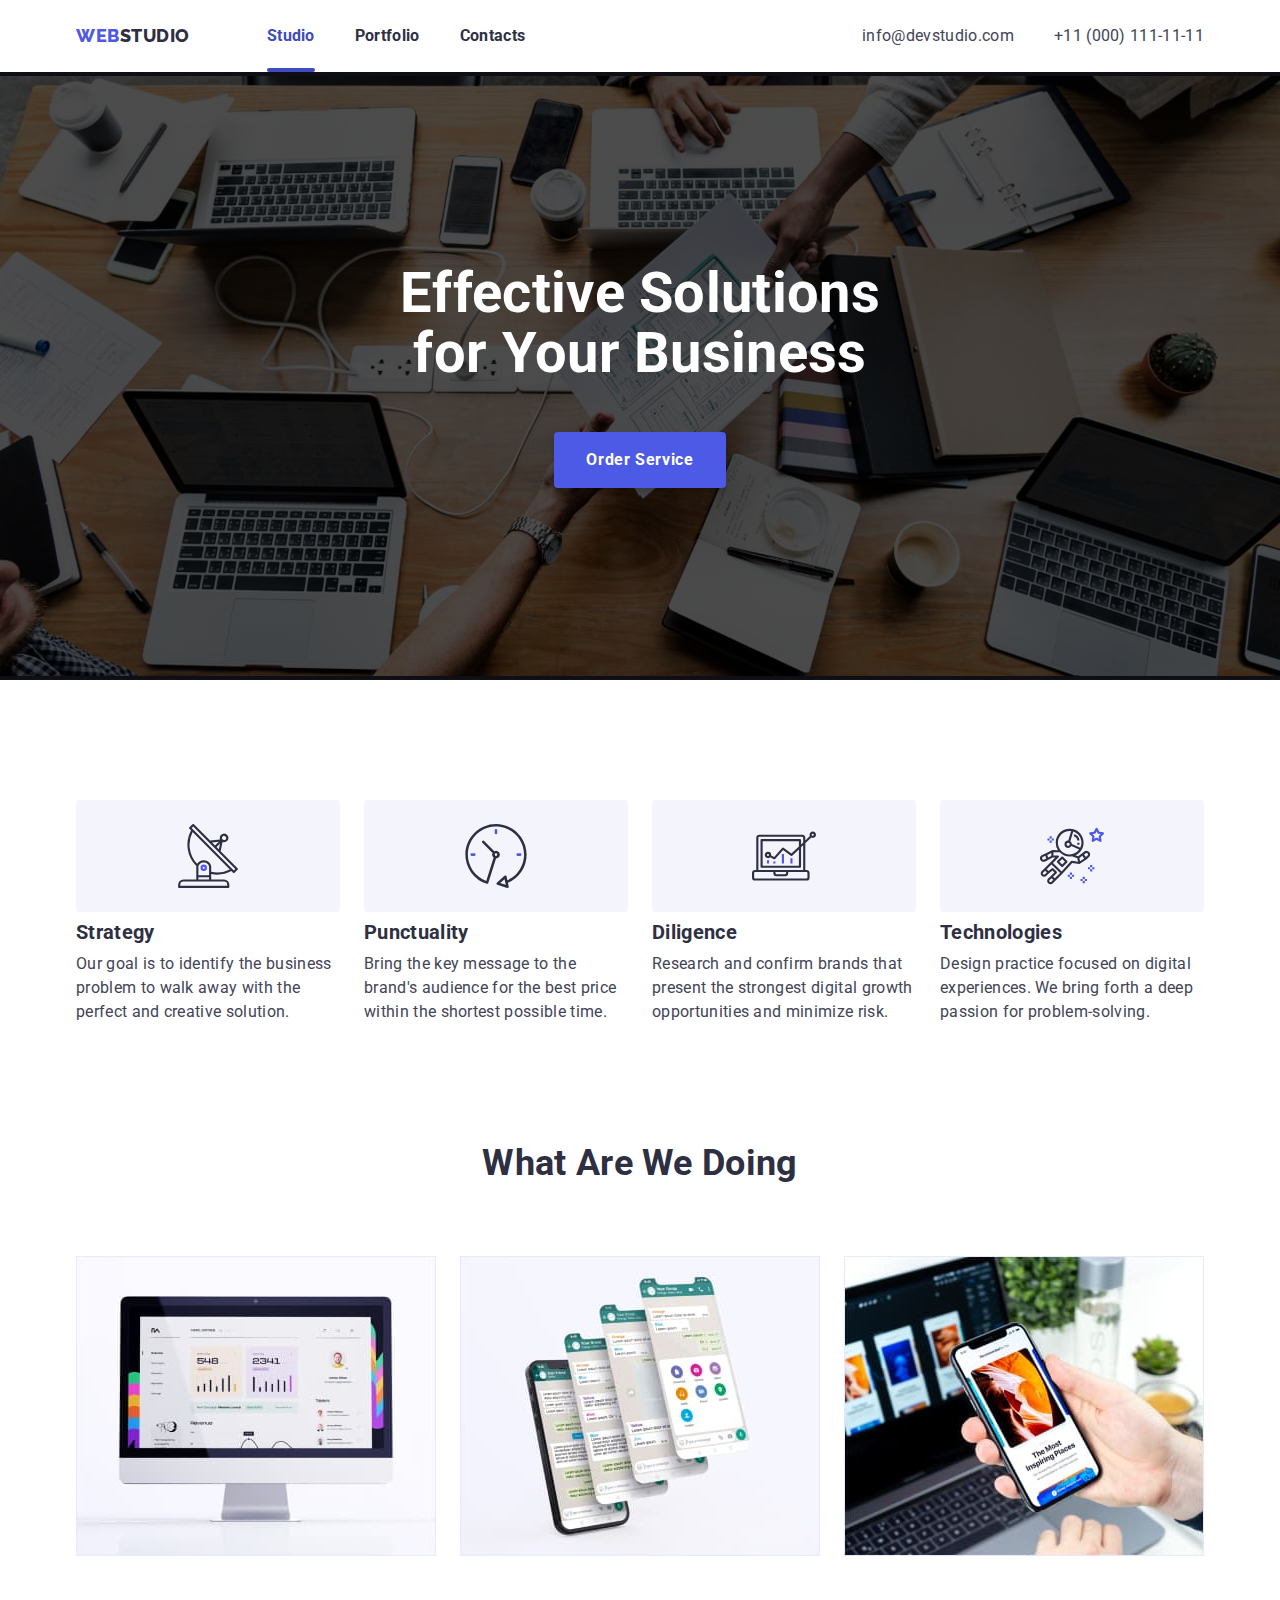
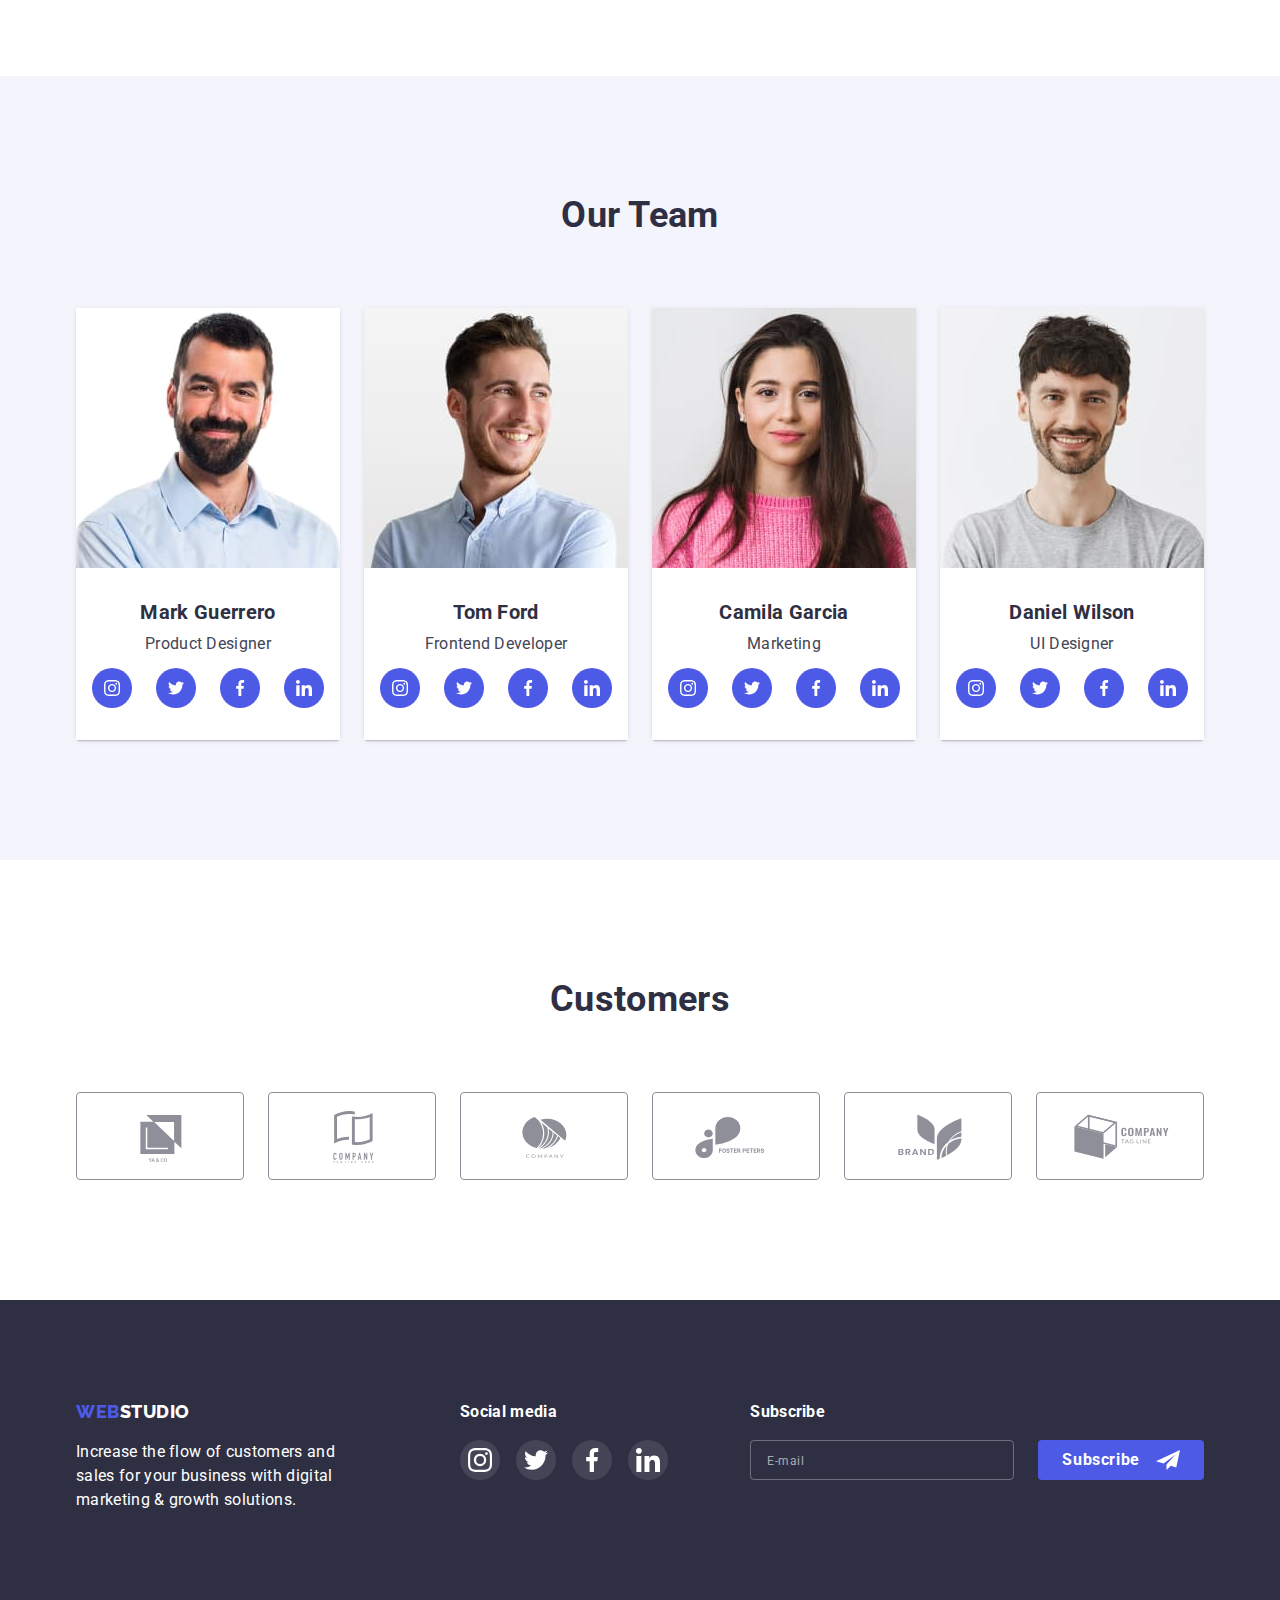
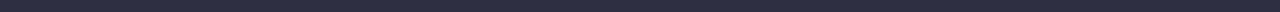
<file: index.html>
<!DOCTYPE html>
<html lang="en">
  <head>
    <meta charset="UTF-8" />
    <meta http-equiv="X-UA-Compatible" content="IE=edge" />
    <meta name="viewport" content="width=device-width, initial-scale=1.0" />
    <title>Web Studio</title>
    <link rel="preconnect" href="https://fonts.googleapis.com" />
    <link rel="preconnect" href="https://fonts.gstatic.com" crossorigin />
    <link href="https://fonts.googleapis.com/css2?family=Raleway:wght@800&family=Roboto:wght@400;700&display=swap" rel="stylesheet" />
    <link rel="stylesheet" href="./css/modern-normalize.min.css" />
    <link rel="stylesheet" href="./css/styles.css" />
  </head>

  <body>
    <header class="header">
      <div class="container header-content">
        <a class="link logo logo-header" href="./index.html">Web<span class="logo-dark">Studio</span></a>
        <nav class="navigation">
          <ul class="list navigation-list">
            <li class="navigation-item is-current">
              <a class="link navigation-link" href="./index.html">Studio</a>
            </li>
            <li class="navigation-item">
              <a class="link navigation-link" href="./portfolio.html">Portfolio</a>
            </li>
            <li class="navigation-item">
              <a class="link navigation-link" href="">Contacts</a>
            </li>
          </ul>
        </nav>
        <address class="address">
          <ul class="list address-list">
            <li class="address-item">
              <a class="link address-link" href="mailto:info@devstudio.com">info@devstudio.com</a>
            </li>
            <li class="address-item">
              <a class="link address-link" href="tel:+110001111111">+11 (000) 111-11-11</a>
            </li>
          </ul>
        </address>
      </div>
    </header>

    <main>
      <section class="section solutions-section">
        <div class="container">
          <h1 class="hero">Effective Solutions for Your Business</h1>
          <button class="button button-single" type="button" data-modal-open>Order Service</button>
        </div>
      </section>

      <section class="section about-section">
        <div class="container">
          <!-- Скрытый заголовок для поисковиков -->
          <h2 class="title hidden">About WebStudio</h2>
          <ul class="list about-list">
            <li class="about-item">
              <div class="about-iconbox">
                <svg width="64" height="64"><use href="./images/icons.min.svg#icon-antenna"></use></svg>
              </div>
              <h3 class="subtitle">Strategy</h3>
              <p>Our goal is to identify the business problem to walk away with the perfect and creative solution.</p>
            </li>
            <li class="about-item">
              <div class="about-iconbox">
                <svg width="64" height="64"><use href="./images/icons.min.svg#icon-clock"></use></svg>
              </div>
              <h3 class="subtitle">Punctuality</h3>
              <p>Bring the key message to the brand's audience for the best price within the shortest possible time.</p>
            </li>
            <li class="about-item">
              <div class="about-iconbox">
                <svg width="64" height="64"><use href="./images/icons.min.svg#icon-computer"></use></svg>
              </div>
              <h3 class="subtitle">Diligence</h3>
              <p>Research and confirm brands that present the strongest digital growth opportunities and minimize risk.</p>
            </li>
            <li class="about-item">
              <div class="about-iconbox">
                <svg width="64" height="64"><use href="./images/icons.min.svg#icon-astronaut"></use></svg>
              </div>
              <h3 class="subtitle">Technologies</h3>
              <p>Design practice focused on digital experiences. We bring forth a deep passion for problem-solving.</p>
            </li>
          </ul>
        </div>
      </section>

      <section class="section doing-section">
        <div class="container">
          <h2 class="title">What Are We Doing</h2>
          <ul class="list doing-list">
            <li class="doing-item">
              <img class="image" src="./images/desktop.jpg" alt="Desktop Solutions" width="360" />
            </li>
            <li class="doing-item">
              <img class="image" src="./images/mobile.jpg" alt="Mobile Solutions" width="360" />
            </li>
            <li class="doing-item">
              <img class="image" src="./images/adaptive.jpg" alt="Adaptive Solutions" width="360" />
            </li>
          </ul>
        </div>
      </section>

      <section class="section team-section">
        <div class="container">
          <h2 class="title">Our Team</h2>
          <ul class="list team-list">
            <li class="team-item">
              <img class="image" src="./images/mark-guerrero.jpg" alt="Mark Guerrero Photo" width="264" />
              <div class="caption centered">
                <h3 class="caption-subtitle">Mark Guerrero</h3>
                <p class="caption-text">Product Designer</p>
                <ul class="list socials-list">
                  <li class="socials-item">
                    <a class="link socials-link" href="https://www.instagram.com/">
                      <svg width="16" height="16"><use href="./images/icons.min.svg#icon-instagram"></use></svg>
                    </a>
                  </li>
                  <li class="socials-item">
                    <a class="link socials-link" href="https://www.twitter.com/">
                      <svg width="16" height="16"><use href="./images/icons.min.svg#icon-twitter"></use></svg>
                    </a>
                  </li>
                  <li class="socials-item">
                    <a class="link socials-link" href="https://www.facebook.com/">
                      <svg width="16" height="16"><use href="./images/icons.min.svg#icon-facebook"></use></svg>
                    </a>
                  </li>
                  <li class="socials-item">
                    <a class="link socials-link" href="https://www.linkedin.com/">
                      <svg width="16" height="16"><use href="./images/icons.min.svg#icon-linkedin"></use></svg>
                    </a>
                  </li>
                </ul>
              </div>
            </li>
            <li class="team-item">
              <img class="image" src="./images/tom-ford.jpg" alt="Tom Ford Photo" width="264" />
              <div class="caption centered">
                <h3 class="caption-subtitle">Tom Ford</h3>
                <p class="caption-text">Frontend Developer</p>
                <ul class="list socials-list">
                  <li class="socials-item">
                    <a class="link socials-link" href="https://www.instagram.com/">
                      <svg width="16" height="16"><use href="./images/icons.min.svg#icon-instagram"></use></svg>
                    </a>
                  </li>
                  <li class="socials-item">
                    <a class="link socials-link" href="https://www.twitter.com/">
                      <svg width="16" height="16"><use href="./images/icons.min.svg#icon-twitter"></use></svg>
                    </a>
                  </li>
                  <li class="socials-item">
                    <a class="link socials-link" href="https://www.facebook.com/">
                      <svg width="16" height="16"><use href="./images/icons.min.svg#icon-facebook"></use></svg>
                    </a>
                  </li>
                  <li class="socials-item">
                    <a class="link socials-link" href="https://www.linkedin.com/">
                      <svg width="16" height="16"><use href="./images/icons.min.svg#icon-linkedin"></use></svg>
                    </a>
                  </li>
                </ul>
              </div>
            </li>
            <li class="team-item">
              <img class="image" src="./images/camila-garcia.jpg" alt="Camila Garcia Photo" width="264" />
              <div class="caption centered">
                <h3 class="caption-subtitle">Camila Garcia</h3>
                <p class="caption-text">Marketing</p>
                <ul class="list socials-list">
                  <li class="socials-item">
                    <a class="link socials-link" href="https://www.instagram.com/">
                      <svg width="16" height="16"><use href="./images/icons.min.svg#icon-instagram"></use></svg>
                    </a>
                  </li>
                  <li class="socials-item">
                    <a class="link socials-link" href="https://www.twitter.com/">
                      <svg width="16" height="16"><use href="./images/icons.min.svg#icon-twitter"></use></svg>
                    </a>
                  </li>
                  <li class="socials-item">
                    <a class="link socials-link" href="https://www.facebook.com/">
                      <svg width="16" height="16"><use href="./images/icons.min.svg#icon-facebook"></use></svg>
                    </a>
                  </li>
                  <li class="socials-item">
                    <a class="link socials-link" href="https://www.linkedin.com/">
                      <svg width="16" height="16"><use href="./images/icons.min.svg#icon-linkedin"></use></svg>
                    </a>
                  </li>
                </ul>
              </div>
            </li>
            <li class="team-item">
              <img class="image" src="./images/daniel-wilson.jpg" alt="Daniel Wilson Photo" width="264" />
              <div class="caption centered">
                <h3 class="caption-subtitle">Daniel Wilson</h3>
                <p class="caption-text">UI Designer</p>
                <ul class="list socials-list">
                  <li class="socials-item">
                    <a class="link socials-link" href="https://www.instagram.com/">
                      <svg width="16" height="16"><use href="./images/icons.min.svg#icon-instagram"></use></svg>
                    </a>
                  </li>
                  <li class="socials-item">
                    <a class="link socials-link" href="https://www.twitter.com/">
                      <svg width="16" height="16"><use href="./images/icons.min.svg#icon-twitter"></use></svg>
                    </a>
                  </li>
                  <li class="socials-item">
                    <a class="link socials-link" href="https://www.facebook.com/">
                      <svg width="16" height="16"><use href="./images/icons.min.svg#icon-facebook"></use></svg>
                    </a>
                  </li>
                  <li class="socials-item">
                    <a class="link socials-link" href="https://www.linkedin.com/">
                      <svg width="16" height="16"><use href="./images/icons.min.svg#icon-linkedin"></use></svg>
                    </a>
                  </li>
                </ul>
              </div>
            </li>
          </ul>
        </div>
      </section>

      <section class="section customers-section">
        <div class="container">
          <h2 class="title">Customers</h2>
          <ul class="list customers-list">
            <li class="customers-item">
              <a class="customers-link" href="">
                <svg class="customers-icon"><use href="./images/icons.min.svg#icon-company-1"></use></svg>
              </a>
            </li>
            <li class="customers-item">
              <a class="customers-link" href="">
                <svg class="customers-icon"><use href="./images/icons.min.svg#icon-company-2"></use></svg>
              </a>
            </li>
            <li class="customers-item">
              <a class="customers-link" href="">
                <svg class="customers-icon"><use href="./images/icons.min.svg#icon-company-3"></use></svg>
              </a>
            </li>
            <li class="customers-item">
              <a class="customers-link" href="">
                <svg class="customers-icon"><use href="./images/icons.min.svg#icon-company-4"></use></svg>
              </a>
            </li>
            <li class="customers-item">
              <a class="customers-link" href="">
                <svg class="customers-icon"><use href="./images/icons.min.svg#icon-company-5"></use></svg>
              </a>
            </li>
            <li class="customers-item">
              <a class="customers-link" href="">
                <svg class="customers-icon"><use href="./images/icons.min.svg#icon-company-6"></use></svg>
              </a>
            </li>
          </ul>
        </div>
      </section>
    </main>

    <footer class="footer">
      <div class="container footer-content">
        <div class="footer-description">
          <a class="link logo logo-footer" href="./index.html">Web<span class="logo-light">Studio</span></a>
          <p>Increase the flow of customers and sales for your business with digital marketing & growth solutions.</p>
        </div>
        <div class="footer-socials">
          <h2 class="footer-subtitle">Social media</h2>
          <ul class="list footer-socials-list">
            <li class="footer-socials-item">
              <a class="footer-link" href="https://www.instagram.com/">
                <svg width="24" height="24"><use href="./images/icons.min.svg#icon-instagram"></use></svg>
              </a>
            </li>
            <li class="footer-socials-item">
              <a class="footer-link" href="https://www.twitter.com/">
                <svg width="24" height="24"><use href="./images/icons.min.svg#icon-twitter"></use></svg>
              </a>
            </li>
            <li class="footer-socials-item">
              <a class="footer-link" href="https://www.facebook.com/">
                <svg width="24" height="24"><use href="./images/icons.min.svg#icon-facebook"></use></svg>
              </a>
            </li>
            <li class="footer-socials-item">
              <a class="footer-link" href="https://www.linkedin.com/">
                <svg width="24" height="24"><use href="./images/icons.min.svg#icon-linkedin"></use></svg>
              </a>
            </li>
          </ul>
        </div>
        <div class="footer-subscribe">
          <h2 class="footer-subtitle">Subscribe</h2>
          <form class="subscribe-form">
            <input class="subscribe-input" type="email" name="subscribe-email" placeholder="E-mail" required />
            <button class="button subscribe-button" type="submit">
              <span>Subscribe</span>
              <svg class="subscribe-icon" width="24" height="24"><use href="./images/icons.min.svg#icon-subscribe"></use></svg>
            </button>
          </form>
        </div>
      </div>
    </footer>

    <div class="backdrop is-hidden" data-modal>
      <div class="modal">
        <button class="modal-button" type="button" data-modal-close>
          <svg width="8" height="8"><use href="./images/icons.min.svg#icon-close"></use></svg>
        </button>
        <form class="form">
          <h2 class="form-subtitle">Leave your contacts and we will call you back</h2>
          <label class="field">
            <span class="field-label">Name</span>
            <input class="field-input" type="text" name="client-name" required />
            <svg class="field-icon" width="18" height="24"><use href="./images/icons.min.svg#icon-user"></use></svg>
          </label>
          <label class="field">
            <span class="field-label">Phone</span>
            <input class="field-input" type="tel" name="client-phone" required />
            <svg class="field-icon" width="18" height="24"><use href="./images/icons.min.svg#icon-phone"></use></svg>
          </label>
          <label class="field">
            <span class="field-label">Email</span>
            <input class="field-input" type="email" name="client-email" required />
            <svg class="field-icon" width="18" height="24"><use href="./images/icons.min.svg#icon-email"></use></svg>
          </label>
          <label class="field">
            <span class="field-label">Comment</span>
            <textarea class="field-multiinput" name="client-comment" placeholder="Text input"></textarea>
          </label>
          <label class="checkbox">
            <input class="checkbox-default hidden" type="checkbox" name="client-policy" required />
            <span class="checkbox-custom">
              <svg class="checkbox-checked" width="16" height="16"><use href="./images/icons.min.svg#icon-checkbox"></use></svg>
            </span>
            <span class="checkbox-label">I accept the terms and conditions of the&nbsp;<a class="checkbox-link" href="">Privacy Policy</a></span>
          </label>
          <button class="button button-single button-send" type="submit">Send</button>
        </form>
      </div>
    </div>
    <script src="./js/modal.js"></script>
  </body>
</html>
</file>
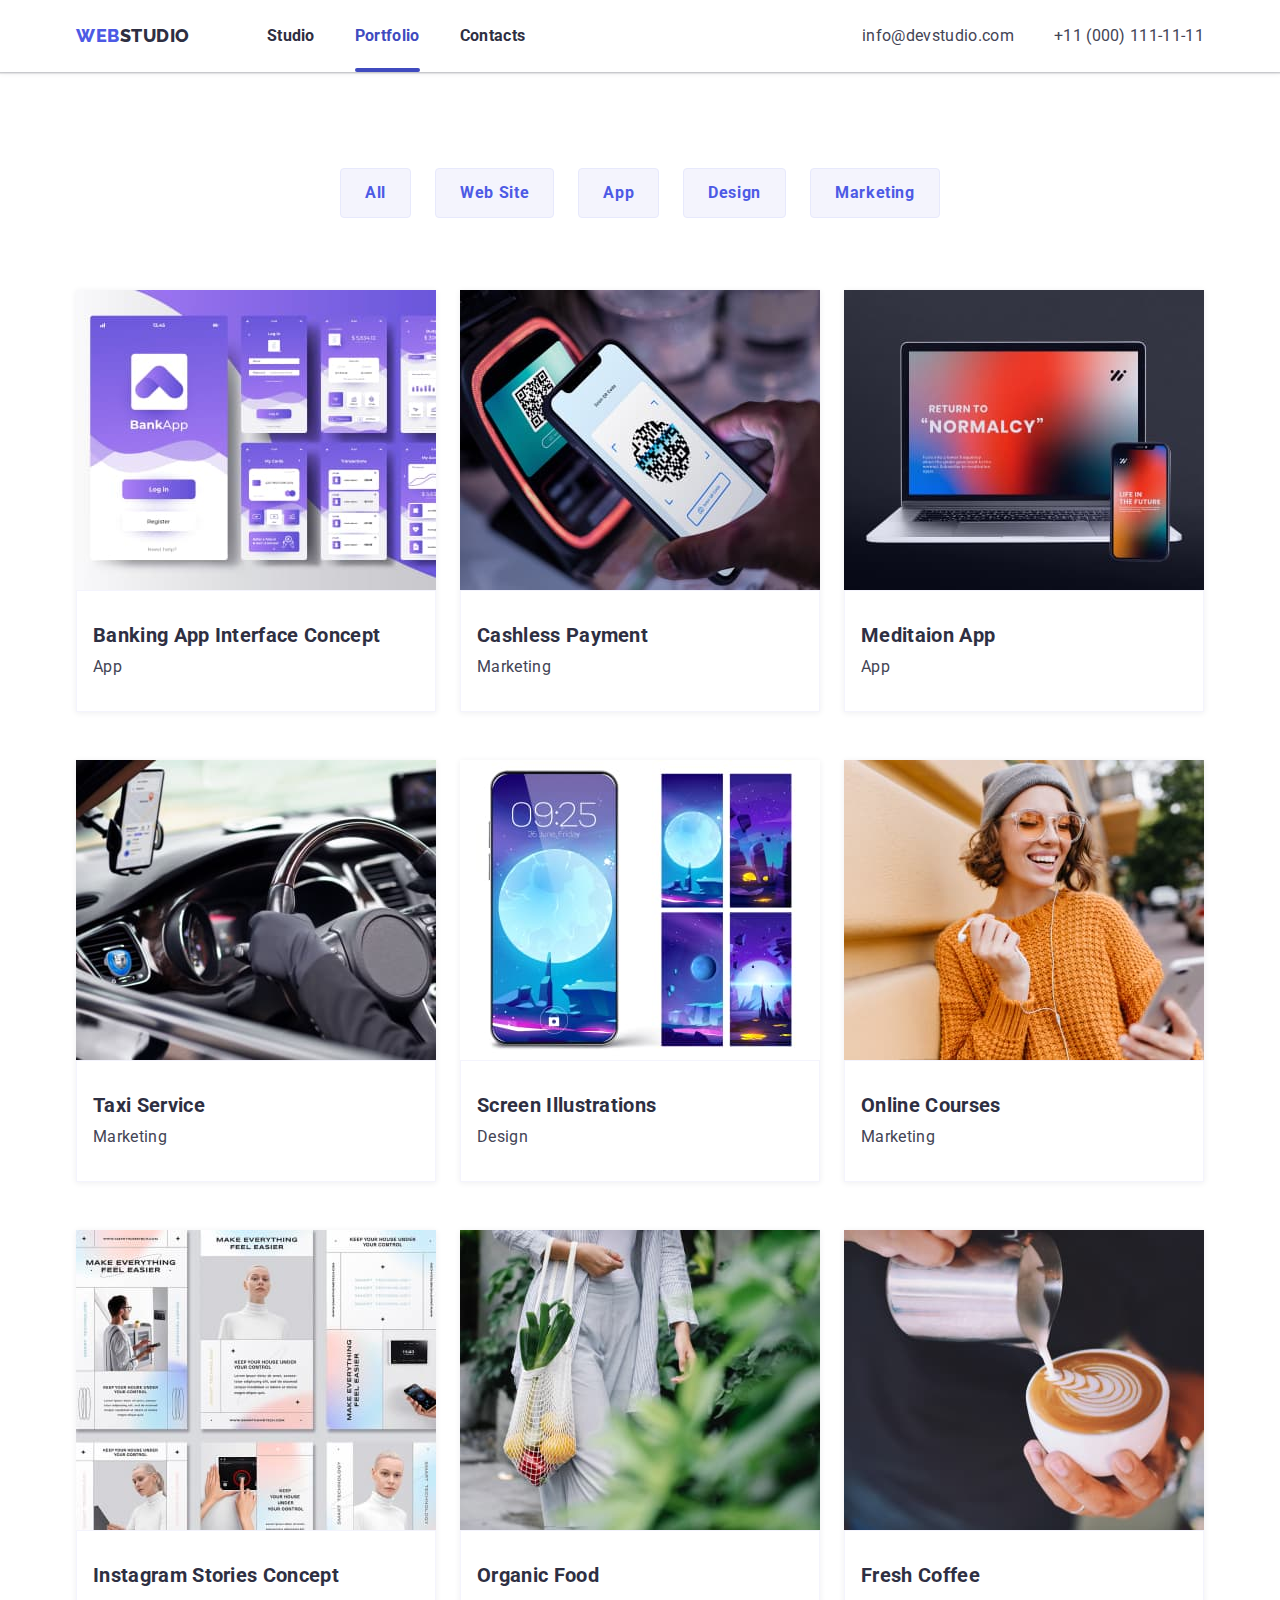
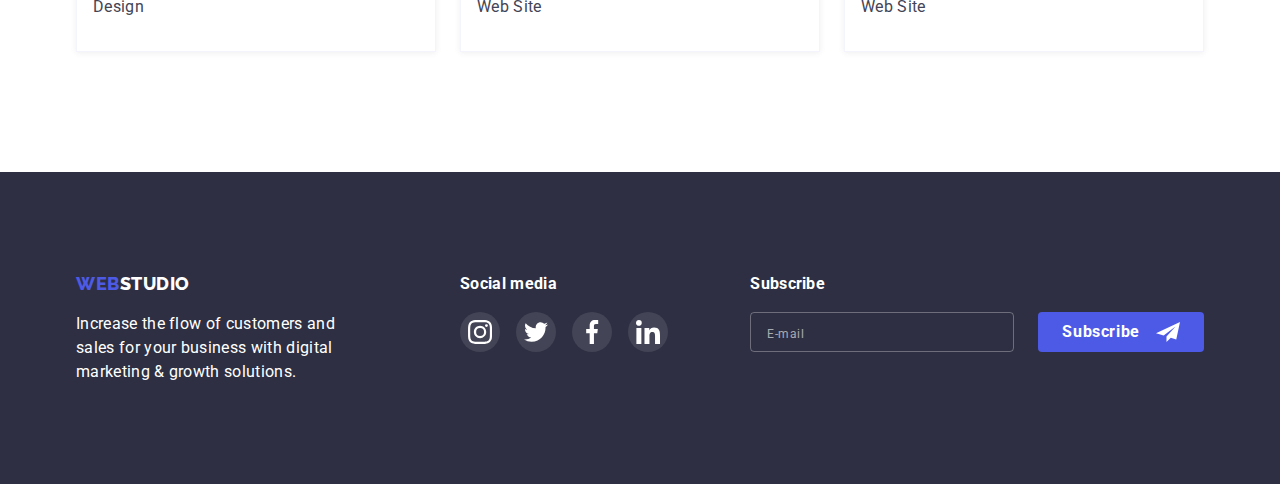
<file: portfolio.html>
<!DOCTYPE html>
<html lang="en">
  <head>
    <meta charset="UTF-8" />
    <meta http-equiv="X-UA-Compatible" content="IE=edge" />
    <meta name="viewport" content="width=device-width, initial-scale=1.0" />
    <title>Web Studio</title>
    <link rel="preconnect" href="https://fonts.googleapis.com" />
    <link rel="preconnect" href="https://fonts.gstatic.com" crossorigin />
    <link href="https://fonts.googleapis.com/css2?family=Raleway:wght@800&family=Roboto:wght@400;700&display=swap" rel="stylesheet" />
    <link rel="stylesheet" href="./css/modern-normalize.min.css" />
    <link rel="stylesheet" href="./css/styles.css" />
  </head>

  <body>
    <header class="header">
      <div class="container header-content">
        <a class="link logo logo-header" href="./index.html">Web<span class="logo-dark">Studio</span></a>
        <nav class="navigation">
          <ul class="list navigation-list">
            <li class="navigation-item">
              <a class="link navigation-link" href="./index.html">Studio</a>
            </li>
            <li class="navigation-item is-current">
              <a class="link navigation-link" href="./portfolio.html">Portfolio</a>
            </li>
            <li class="navigation-item">
              <a class="link navigation-link" href="">Contacts</a>
            </li>
          </ul>
        </nav>
        <address class="address">
          <ul class="list address-list">
            <li class="address-item">
              <a class="link address-link" href="mailto:info@devstudio.com">info@devstudio.com</a>
            </li>
            <li class="address-item">
              <a class="link address-link" href="tel:+110001111111">+11 (000) 111-11-11</a>
            </li>
          </ul>
        </address>
      </div>
    </header>

    <main>
      <section class="section portfolio-section">
        <div class="container">
          <!-- Скрытый заголовок для поисковиков -->
          <h1 class="title hidden">WebStudio Portfolio</h1>

          <ul class="list portfolio-filter-list">
            <li class="portfolio-filter-item">
              <button class="button button-radio" type="button">All</button>
            </li>
            <li class="portfolio-filter-item">
              <button class="button button-radio" type="button">Web Site</button>
            </li>
            <li class="portfolio-filter-item">
              <button class="button button-radio" type="button">App</button>
            </li>
            <li class="portfolio-filter-item">
              <button class="button button-radio" type="button">Design</button>
            </li>
            <li class="portfolio-filter-item">
              <button class="button button-radio" type="button">Marketing</button>
            </li>
          </ul>

          <ul class="list portfolio-card-list">
            <li class="portfolio-card-item">
              <a class="link portfolio-card" href="">
                <div class="portfolio-image">
                  <img class="image" src="./images/banking.jpg" alt="Banking" width="360" />
                  <p class="portfolio-image-desc">14 Stylish and User-Friendly App Design Concepts · Task Manager App · Calorie Tracker App · Exotic Fruit Ecommerce App · Cloud Storage App</p>
                </div>
                <div class="caption bordered">
                  <h2 class="caption-subtitle">Banking App Interface Concept</h2>
                  <p>App</p>
                </div>
              </a>
            </li>
            <li class="portfolio-card-item">
              <a class="link portfolio-card" href="">
                <div class="portfolio-image">
                  <img class="image" src="./images/cashless.jpg" alt="Cashless" width="360" />
                  <p class="portfolio-image-desc">14 Stylish and User-Friendly App Design Concepts · Task Manager App · Calorie Tracker App · Exotic Fruit Ecommerce App · Cloud Storage App</p>
                </div>
                <div class="caption bordered">
                  <h2 class="caption-subtitle">Cashless Payment</h2>
                  <p>Marketing</p>
                </div>
              </a>
            </li>
            <li class="portfolio-card-item">
              <a class="link portfolio-card" href="">
                <div class="portfolio-image">
                  <img class="image" src="./images/meditaion.jpg" alt="Meditaion" width="360" />
                  <p class="portfolio-image-desc">14 Stylish and User-Friendly App Design Concepts · Task Manager App · Calorie Tracker App · Exotic Fruit Ecommerce App · Cloud Storage App</p>
                </div>
                <div class="caption bordered">
                  <h2 class="caption-subtitle">Meditaion App</h2>
                  <p>App</p>
                </div>
              </a>
            </li>
            <li class="portfolio-card-item">
              <a class="link portfolio-card" href="">
                <div class="portfolio-image">
                  <img class="image" src="./images/taxi.jpg" alt="Taxi" width="360" />
                  <p class="portfolio-image-desc">14 Stylish and User-Friendly App Design Concepts · Task Manager App · Calorie Tracker App · Exotic Fruit Ecommerce App · Cloud Storage App</p>
                </div>
                <div class="caption bordered">
                  <h2 class="caption-subtitle">Taxi Service</h2>
                  <p>Marketing</p>
                </div>
              </a>
            </li>
            <li class="portfolio-card-item">
              <a class="link portfolio-card" href="">
                <div class="portfolio-image">
                  <img class="image" src="./images/illustrations.jpg" alt="Illustrations" width="360" />
                  <p class="portfolio-image-desc">14 Stylish and User-Friendly App Design Concepts · Task Manager App · Calorie Tracker App · Exotic Fruit Ecommerce App · Cloud Storage App</p>
                </div>
                <div class="caption bordered">
                  <h2 class="caption-subtitle">Screen Illustrations</h2>
                  <p>Design</p>
                </div>
              </a>
            </li>
            <li class="portfolio-card-item">
              <a class="link portfolio-card" href="">
                <div class="portfolio-image">
                  <img class="image" src="./images/courses.jpg" alt="Courses" width="360" />
                  <p class="portfolio-image-desc">14 Stylish and User-Friendly App Design Concepts · Task Manager App · Calorie Tracker App · Exotic Fruit Ecommerce App · Cloud Storage App</p>
                </div>
                <div class="caption bordered">
                  <h2 class="caption-subtitle">Online Courses</h2>
                  <p>Marketing</p>
                </div>
              </a>
            </li>
            <li class="portfolio-card-item">
              <a class="link portfolio-card" href="">
                <div class="portfolio-image">
                  <img class="image" src="./images/stories.jpg" alt="Stories" width="360" />
                  <p class="portfolio-image-desc">14 Stylish and User-Friendly App Design Concepts · Task Manager App · Calorie Tracker App · Exotic Fruit Ecommerce App · Cloud Storage App</p>
                </div>
                <div class="caption bordered">
                  <h2 class="caption-subtitle">Instagram Stories Concept</h2>
                  <p>Design</p>
                </div>
              </a>
            </li>
            <li class="portfolio-card-item">
              <a class="link portfolio-card" href="">
                <div class="portfolio-image">
                  <img class="image" src="./images/food.jpg" alt="Food" width="360" />
                  <p class="portfolio-image-desc">14 Stylish and User-Friendly App Design Concepts · Task Manager App · Calorie Tracker App · Exotic Fruit Ecommerce App · Cloud Storage App</p>
                </div>
                <div class="caption bordered">
                  <h2 class="caption-subtitle">Organic Food</h2>
                  <p>Web Site</p>
                </div>
              </a>
            </li>
            <li class="portfolio-card-item">
              <a class="link portfolio-card" href="">
                <div class="portfolio-image">
                  <img class="image" src="./images/coffee.jpg" alt="Coffee" width="360" />
                  <p class="portfolio-image-desc">14 Stylish and User-Friendly App Design Concepts · Task Manager App · Calorie Tracker App · Exotic Fruit Ecommerce App · Cloud Storage App</p>
                </div>
                <div class="caption bordered">
                  <h2 class="caption-subtitle">Fresh Coffee</h2>
                  <p>Web Site</p>
                </div>
              </a>
            </li>
          </ul>
        </div>
      </section>
    </main>

    <footer class="footer">
      <div class="container footer-content">
        <div class="footer-description">
          <a class="link logo logo-footer" href="./index.html">Web<span class="logo-light">Studio</span></a>
          <p>Increase the flow of customers and sales for your business with digital marketing & growth solutions.</p>
        </div>
        <div class="footer-socials">
          <h2 class="footer-subtitle">Social media</h2>
          <ul class="list footer-socials-list">
            <li class="footer-socials-item">
              <a class="footer-link" href="https://www.instagram.com/">
                <svg width="24" height="24"><use href="./images/icons.min.svg#icon-instagram"></use></svg>
              </a>
            </li>
            <li class="footer-socials-item">
              <a class="footer-link" href="https://www.twitter.com/">
                <svg width="24" height="24"><use href="./images/icons.min.svg#icon-twitter"></use></svg>
              </a>
            </li>
            <li class="footer-socials-item">
              <a class="footer-link" href="https://www.facebook.com/">
                <svg width="24" height="24"><use href="./images/icons.min.svg#icon-facebook"></use></svg>
              </a>
            </li>
            <li class="footer-socials-item">
              <a class="footer-link" href="https://www.linkedin.com/">
                <svg width="24" height="24"><use href="./images/icons.min.svg#icon-linkedin"></use></svg>
              </a>
            </li>
          </ul>
        </div>
        <div class="footer-subscribe">
          <h2 class="footer-subtitle">Subscribe</h2>
          <form class="subscribe-form">
            <input class="subscribe-input" type="email" name="subscribe-email" placeholder="E-mail" required />
            <button class="button subscribe-button" type="submit">
              <span>Subscribe</span>
              <svg class="subscribe-icon" width="24" height="24"><use href="./images/icons.min.svg#icon-subscribe"></use></svg>
            </button>
          </form>
        </div>
      </div>
    </footer>
  </body>
</html>
</file>
<file: css/styles.css>
:root {
  --color-iris: #4d5ae5;
  --color-ocean: #404bbf;
  --color-green: #31d0aa;
  --color-black: #000000;
  --color-navy-blue: #2e2f42;
  --color-slate: #434455;
  --color-light-slate: #8e8f99;
  --color-cornflower: #e7e9fc;
  --color-cloud: #f4f4fd;
  --color-modal: #fcfcfc;
  --color-white: #ffffff;

  --trans-time: 250ms;
  --trans-function: cubic-bezier(0.4, 0, 0.2, 1);
}

body {
  min-width: max-content;
  font-family: "Roboto", sans-serif;
  font-size: 16px;
  line-height: 1.5;
  letter-spacing: 0.02em;
  color: var(--color-slate);
  background-color: var(--color-white);
}

h1,
h2,
h3,
p {
  margin: 0;
}

/* Общие классы */

.container {
  width: 1158px;
  margin: 0 auto;
  padding: 0 15px;
}

.list {
  list-style: none;
  margin: 0;
  padding: 0;
}

.link {
  text-decoration: none;
  font-style: normal;
  color: var(--color-slate);
}

.image {
  display: block;
}

.hidden {
  position: absolute;
  width: 1px;
  height: 1px;
  margin: -1px;
  border: 0;
  padding: 0;
  clip: rect(0 0 0 0);
  overflow: hidden;
}

/* Заголовки */

.hero {
  max-width: 492px;
  margin-left: auto;
  margin-right: auto;
  margin-bottom: 48px;
  font-size: 56px;
  line-height: 1.07;
  color: var(--color-white);
}

.title {
  margin-bottom: 72px;
  font-size: 36px;
  line-height: 1.11;
  text-transform: capitalize;
  text-align: center;
  color: var(--color-navy-blue);
}

.subtitle,
.caption-subtitle {
  margin-bottom: 8px;
  font-size: 20px;
  line-height: 1.2;
  color: var(--color-navy-blue);
}

.form-subtitle {
  margin-bottom: 14px;
  font-size: 16px;
  text-align: center;
  color: var(--color-navy-blue);
}

.footer-subtitle {
  margin-bottom: 16px;
  font-size: 16px;
}

.caption {
  padding: 32px 16px;
  background-color: var(--color-white);
}

.caption-text {
  margin-bottom: 12px;
}

.caption.bordered {
  border: 0.5px solid var(--color-cloud);
}

.caption.centered {
  text-align: center;
}

/* Кнопки */

.button {
  font-weight: 700;
  font-size: 16px;
  line-height: 1.5;
  letter-spacing: 0.04em;
  border-radius: 4px;
  cursor: pointer;
}

.button-single {
  min-width: 169px;
  margin: 0 auto;
  padding: 16px 32px;
  color: var(--color-white);
  background-color: var(--color-iris);
  border: transparent;
  box-shadow: 0px 4px 4px rgba(0, 0, 0, 0.15);
  transition: var(--trans-time) background-color var(--trans-function);
}

.button-single:active {
  background-color: var(--color-ocean);
}

.button-radio {
  padding: 12px 24px;
  color: var(--color-iris);
  background-color: var(--color-cloud);
  border: 1px solid var(--color-cornflower);
  transition: var(--trans-time) color var(--trans-function), var(--trans-time) background-color var(--trans-function), var(--trans-time) box-shadow var(--trans-function);
}

.button-radio:hover,
.button-radio:focus {
  box-shadow: 0px 3px 1px rgba(0, 0, 0, 0.1), 0px 2px 1px rgba(0, 0, 0, 0.08), 0px 2px 2px rgba(0, 0, 0, 0.12);
}

.button-radio:active {
  color: var(--color-white);
  background-color: var(--color-iris);
}

/* Логотип */

.logo {
  font-family: "Raleway", sans-serif;
  font-weight: 800;
  font-size: 18px;
  line-height: 1.33;
  letter-spacing: 0.03em;
  text-transform: uppercase;
  color: var(--color-iris);
}

.logo-dark {
  color: var(--color-navy-blue);
}

.logo-light {
  color: var(--color-white);
}

.logo-header {
  display: block;
  margin-right: 77px;
  padding: 24px 0;
}

.logo-footer {
  display: inline-block;
  margin-bottom: 16px;
}

/* Header */

.header {
  box-shadow: 0px 2px 1px rgba(46, 47, 66, 0.08), 0px 1px 1px rgba(46, 47, 66, 0.16), 0px 1px 6px rgba(46, 47, 66, 0.08);
}

.header-content {
  display: flex;
}

.navigation-list {
  display: flex;
}

.navigation-item:not(:last-child) {
  margin-right: 40px;
}

.navigation-link {
  position: relative;
  display: block;
  padding: 24px 0;
  font-weight: 700;
  color: var(--color-navy-blue);
  transition: var(--trans-time) color var(--trans-function), var(--trans-time) background-color var(--trans-function);
}

.navigation-link:hover,
.navigation-link:focus {
  color: var(--color-ocean);
}

.is-current .navigation-link {
  color: var(--color-ocean);
}

.is-current .navigation-link::after {
  content: "";
  position: absolute;
  bottom: 0;
  display: block;
  width: 100%;
  height: 4px;
  border-radius: 2px;
  background-color: var(--color-ocean);
}

.address {
  margin-left: auto;
}

.address-list {
  display: flex;
}

.address-item:not(:last-child) {
  margin-right: 40px;
}

.address-link {
  display: block;
  padding: 24px 0;
  transition: var(--trans-time) color var(--trans-function);
}

.address-link:hover,
.address-link:focus {
  color: var(--color-iris);
}

/* Sections */

.section {
  padding: 120px 0;
}
.solutions-section {
  max-width: 1440px;
  margin: 0 auto;
  padding: 192px 0;
  text-align: center;
  background-color: var(--color-navy-blue);
  background-image: linear-gradient(rgba(0, 0, 0, 0.7), rgba(0, 0, 0, 0.7)), url("../images/office.jpg");
  background-position: center;
  background-repeat: no-repeat;
}

.about-section {
  padding-bottom: 0;
}

.about-list,
.doing-list {
  display: flex;
  flex-wrap: wrap;
  margin: -12px;
}

.about-item {
  width: 264px;
  margin: 12px;
}

.about-iconbox {
  display: flex;
  justify-content: center;
  align-items: center;
  height: 112px;
  margin-bottom: 8px;
  background-color: var(--color-cloud);
  border-radius: 4px;
}

.doing-item {
  margin: 12px;
}

.team-section {
  background-color: var(--color-cloud);
}

.team-list {
  display: flex;
  flex-wrap: wrap;
  margin: -12px;
}

.team-item {
  margin: 12px;
  border-radius: 0px 0px 4px 4px;
  box-shadow: 0px 1px 6px rgba(46, 47, 66, 0.08), 0px 1px 1px rgba(46, 47, 66, 0.16), 0px 2px 1px rgba(46, 47, 66, 0.08);
}

.socials-list {
  display: flex;
  justify-content: center;
  margin: -12px;
}

.socials-item {
  margin: 12px;
}

.socials-link {
  display: flex;
  justify-content: center;
  align-items: center;
  width: 40px;
  height: 40px;
  fill: var(--color-white);
  background-color: var(--color-iris);
  border-radius: 50%;
}

.customers-list {
  display: flex;
  flex-wrap: wrap;
  margin: -12px;
}

.customers-item {
  margin: 12px;
}

.customers-link {
  display: flex;
  justify-content: center;
  align-items: center;
  width: 168px;
  height: 88px;
  color: var(--color-light-slate);
  border: 1px solid var(--color-light-slate);
  border-radius: 4px;
  transition: var(--trans-time) color var(--trans-function), var(--trans-time) border var(--trans-function);
}

.customers-link:hover,
.customers-link:focus {
  color: var(--color-iris);
  border: 1px solid var(--color-iris);
}

.customers-icon {
  width: 104px;
  height: 56px;
  fill: currentColor;
}

.portfolio-section {
  padding-top: 96px;
}

.portfolio-filter-list {
  display: flex;
  justify-content: center;
  margin-bottom: 72px;
}

.portfolio-filter-item:not(:last-child) {
  margin-right: 24px;
}

.portfolio-card-list {
  display: flex;
  flex-wrap: wrap;
  margin: -24px -12px;
}

.portfolio-card-item {
  margin: 24px 12px;
}

.portfolio-card {
  display: block;
  box-shadow: 0px 1px 6px rgba(46, 47, 66, 0.08);
  transition: var(--trans-time) box-shadow var(--trans-function);
}

.portfolio-card:hover,
.portfolio-card:focus {
  box-shadow: 0px 1px 6px rgba(46, 47, 66, 0.08), 0px 1px 1px rgba(46, 47, 66, 0.16), 0px 2px 1px rgba(46, 47, 66, 0.08);
}

.portfolio-image {
  position: relative;
  overflow: hidden;
}

.portfolio-image-desc {
  position: absolute;
  top: 100%;
  width: 100%;
  height: 100%;
  padding: 40px 32px;
  color: var(--color-cloud);
  background-color: var(--color-iris);
  transition: var(--trans-time) transform var(--trans-function);
  overflow-y: auto;
}

.portfolio-card:hover .portfolio-image-desc,
.portfolio-card:focus .portfolio-image-desc {
  transform: translateY(-100%);
}

/* Footer */

.footer {
  padding: 100px 0;
  color: var(--color-white);
  background-color: var(--color-navy-blue);
}

.footer-content {
  display: flex;
}

.footer-description {
  width: 264px;
  margin-right: 120px;
}

.footer-socials-list {
  display: flex;
  flex-wrap: wrap;
  margin: -8px;
}

.footer-socials-item {
  margin: 8px;
}

.footer-link {
  display: flex;
  justify-content: center;
  align-items: center;
  width: 40px;
  height: 40px;
  fill: var(--color-white);
  background-color: rgba(255, 255, 255, 0.1);
  border-radius: 50%;
  transition: var(--trans-time) background-color var(--trans-function);
}

.footer-link:hover,
.footer-link:focus {
  background-color: var(--color-green);
}

.footer-subscribe {
  margin-left: auto;
}

/* Форма подписки */

.subscribe-form {
  display: flex;
}

.subscribe-input {
  width: 264px;
  height: 40px;
  padding: 8px 16px;
  margin-right: 24px;
  color: inherit;
  background-color: transparent;
  border: 1px solid rgba(255, 255, 255, 0.3);
  border-radius: 4px;
  outline: none;
}

.subscribe-input::placeholder {
  font-size: 12px;
  line-height: 2;
  letter-spacing: 0.04em;
  color: rgba(255, 255, 255, 0.6);
}

.subscribe-button {
  display: inline-flex;
  justify-content: center;
  padding: 8px 24px;
  color: var(--color-white);
  background-color: var(--color-iris);
  border: transparent;
  transition: var(--trans-time) background-color var(--trans-function);
}

.subscribe-icon {
  margin-left: 16px;
  fill: var(--color-white);
}

.subscribe-button:active {
  background-color: var(--color-ocean);
}

/* Модальное окно */

.backdrop {
  position: fixed;
  top: 0;
  left: 0;
  width: 100%;
  height: 100%;
  background-color: rgba(46, 47, 66, 0.4);
  visibility: visible;
  opacity: 1;
  scale: 1;
  transition: 500ms visibility var(--trans-function), 500ms opacity var(--trans-function), 500ms scale var(--trans-function);
}

.is-hidden {
  visibility: hidden;
  opacity: 0;
  scale: 1.1;
  pointer-events: none;
}

.modal {
  position: absolute;
  width: 408px;
  top: 50%;
  left: 50%;
  transform: translate(-50%, -50%);
  text-align: left;
  padding: 72px 24px 24px 24px;
  background-color: var(--color-modal);
  border-radius: 4px;
  box-shadow: 0px 1px 1px rgba(0, 0, 0, 0.14), 0px 1px 3px rgba(0, 0, 0, 0.12), 0px 2px 1px rgba(0, 0, 0, 0.2);
}

.modal-button {
  position: absolute;
  top: 24px;
  right: 24px;
  width: 24px;
  height: 24px;
  display: flex;
  justify-content: center;
  align-items: center;
  fill: var(--color-black);
  background-color: var(--color-cornflower);
  border: 1px solid rgba(0, 0, 0, 0.1);
  border-radius: 50%;
  transition: var(--trans-time) fill var(--trans-function), var(--trans-time) background-color var(--trans-function);
}

.modal-button:hover,
.modal-button:focus {
  fill: var(--color-white);
  background-color: var(--color-ocean);
  border: transparent;
}

/* Форма заказа */

.form {
  display: flex;
  flex-direction: column;
}

.field {
  position: relative;
  margin-bottom: 8px;
}

.field-label {
  display: block;
  margin-bottom: 4px;
  font-size: 12px;
  line-height: 1.33;
  letter-spacing: 0.04em;
  color: var(--color-light-slate);
}

.field-input {
  display: block;
  width: 100%;
  height: 40px;
  padding-left: 38px;
  color: inherit;
  border: 1px solid rgba(33, 33, 33, 0.2);
  border-radius: 4px;
  transition: var(--trans-time) border var(--trans-function);
}

.field-icon {
  position: absolute;
  left: 16px;
  bottom: 8px;
  fill: var(--color-navy-blue);
  transition: var(--trans-time) fill var(--trans-function);
}

.field-multiinput {
  display: block;
  width: 100%;
  height: 120px;
  resize: none;
  padding: 8px 16px;
  border: 1px solid rgba(33, 33, 33, 0.2);
  border-radius: 4px;
  transition: var(--trans-time) border var(--trans-function);
}

.field-multiinput::placeholder {
  font-size: 12px;
  line-height: 1.33;
  letter-spacing: 0.04em;
  color: rgba(117, 117, 117, 0.5);
}

.field-input:focus,
.field-multiinput:focus {
  outline: 1px solid var(--color-iris);
}

.field-input:focus ~ .field-icon {
  fill: var(--color-iris);
}

.checkbox {
  position: relative;
  display: flex;
  align-items: center;
  margin-top: 16px;
  margin-bottom: 24px;
}

.checkbox-custom {
  width: 16px;
  height: 16px;
  margin-right: 8px;
  border: 1.25px solid var(--color-navy-blue);
  border-radius: 2px;
  cursor:pointer
}

.checkbox-checked {
  position: absolute;
  top: 0;
  left: 0;
  opacity: 0;
  transition: var(--trans-time) opacity var(--trans-function);
  
}

.checkbox-default:checked ~ .checkbox-custom .checkbox-checked {
  opacity: 1;
}

.checkbox-default:focus ~ .checkbox-custom {
  outline: auto;
}

.checkbox-label {
  font-size: 12px;
  line-height: 1.33;
  letter-spacing: 0.04em;
  color: #757575;
}
</file>
